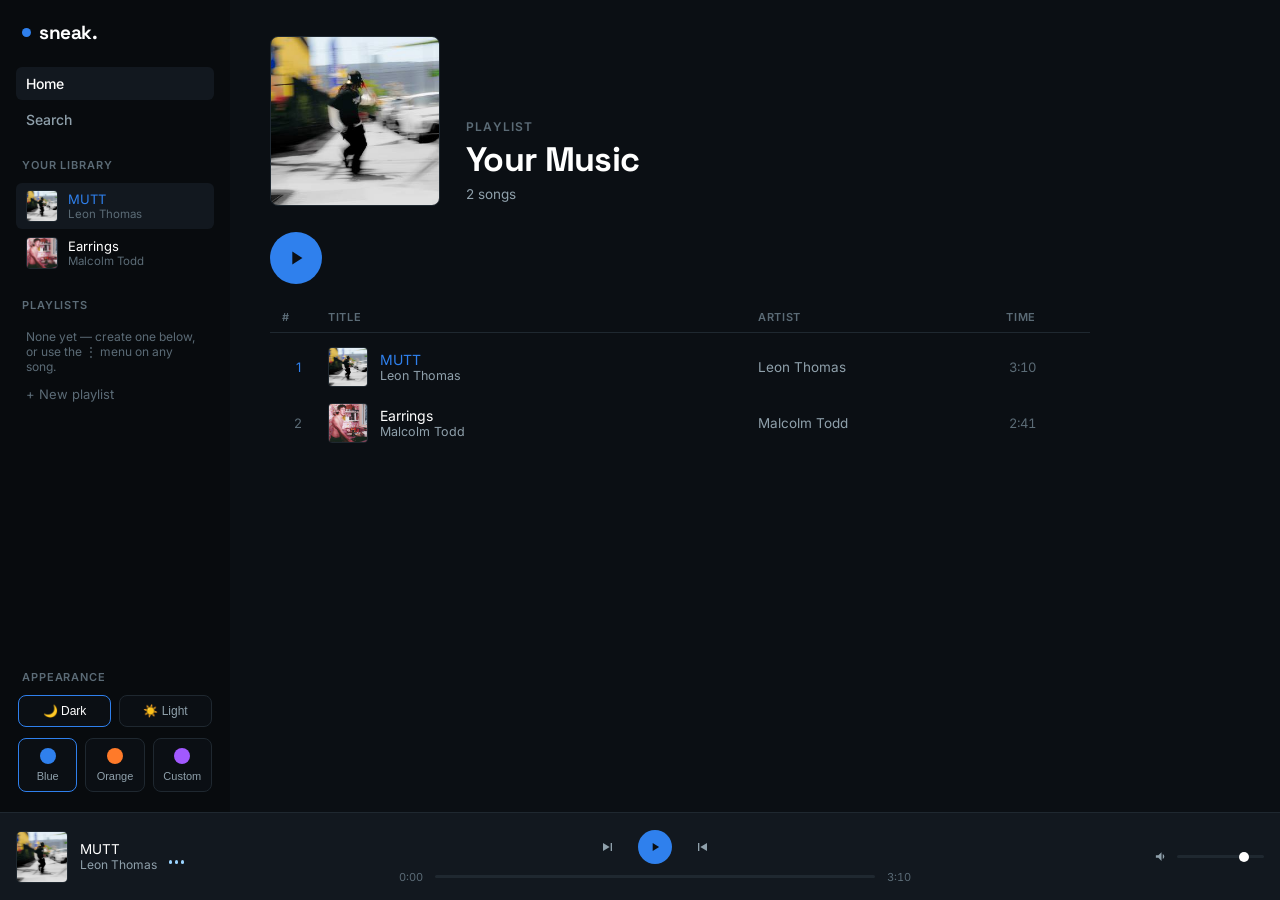
<file: index.html>
<!DOCTYPE html>
<html lang="en" data-mode="dark">
<head>
<meta charset="UTF-8">
<meta name="viewport" content="width=device-width, initial-scale=1.0">
<title>sneak. — local player</title>
<link rel="preconnect" href="https://fonts.googleapis.com">
<link href="https://fonts.googleapis.com/css2?family=Space+Grotesk:wght@500;600;700&family=Inter:wght@400;500;600&display=swap" rel="stylesheet">
<link rel="stylesheet" href="style.css">
</head>
<body>

<div id="app">
  <aside class="sidebar">
    <div class="logo"><span class="dot"></span>sneak.</div>

    <div class="nav-section">
      <div class="nav-item active" id="navHome">Home</div>
      <div class="nav-item">Search</div>
    </div>

    <div class="nav-section library-section">
      <div class="nav-label">Your library</div>
      <div id="libraryList" class="library-list"></div>
    </div>

    <div class="nav-section playlists-section">
      <div class="nav-label">Playlists</div>
      <div id="playlistNavList" class="playlist-nav-list"></div>
      <div class="new-playlist-item" onclick="openPlaylistModal()">+ New playlist</div>
    </div>

    <div class="nav-section theme-section">
      <div class="nav-label">Appearance</div>
      <div class="mode-row">
        <button class="mode-btn" data-mode="dark" onclick="setMode('dark')">🌙 Dark</button>
        <button class="mode-btn" data-mode="light" onclick="setMode('light')">☀️ Light</button>
      </div>
      <div class="theme-row">
        <button class="theme-swatch" data-accent="blue" onclick="setAccent('blue')">
          <span class="swatch-dots"><span style="background:#2f80ed"></span></span>
          <span class="label">Blue</span>
        </button>
        <button class="theme-swatch" data-accent="orange" onclick="setAccent('orange')">
          <span class="swatch-dots"><span style="background:#ff7a29"></span></span>
          <span class="label">Orange</span>
        </button>
        <button class="theme-swatch" data-accent="custom" onclick="document.getElementById('customColorInput').click()">
          <span class="swatch-dots"><span id="customDot" style="background:#a259ff"></span></span>
          <span class="label">Custom</span>
        </button>
      </div>
      <input type="color" id="customColorInput" value="#a259ff" style="display:none">
    </div>
  </aside>

  <div class="main-scroll">
    <main class="content">
      <section class="playlist-header">
        <div class="playlist-cover"><img id="headerCover" src="" alt=""></div>
        <div class="playlist-info">
          <div class="eyebrow" id="playlistEyebrow">Playlist</div>
          <h1 id="playlistTitle">Your Music</h1>
          <div class="playlist-meta" id="playlistMeta">0 songs</div>
        </div>
      </section>

      <section class="action-row">
        <button class="btn-play-large" id="bigPlayBtn" title="Play">
          <svg id="bigPlayIcon" viewBox="0 0 24 24" fill="currentColor"><path d="M8 5v14l11-7z"/></svg>
        </button>
        <button class="btn-delete-playlist" id="deletePlaylistBtn" style="display:none">Delete playlist</button>
      </section>

      <section class="track-table">
        <div class="track-table-head">
          <span class="col-index">#</span>
          <span class="col-title">Title</span>
          <span class="col-artist">Artist</span>
          <span class="col-dur">Time</span>
          <span class="col-menu"></span>
        </div>
        <div id="trackList"></div>
      </section>
    </main>
  </div>

  <footer class="player-bar">
    <div class="pb-track">
      <div class="pb-thumb"><img id="pbCover" src="" alt=""></div>
      <div class="pb-meta">
        <div class="pb-title" id="pbTitle">—</div>
        <div class="pb-artist" id="pbArtist">—</div>
      </div>
      <div class="eq" id="eq"><span></span><span></span><span></span></div>
    </div>

    <div class="pb-center">
      <div class="transport">
        <button class="btn-icon" id="prevBtn" title="Previous">
          <svg viewBox="0 0 24 24" fill="currentColor"><path d="M6 6h2v12H6zm3.5 6l10-6v12z" transform="scale(-1,1) translate(-24,0)"/></svg>
        </button>
        <button class="btn-play" id="playBtn" title="Play">
          <svg id="playIcon" viewBox="0 0 24 24" fill="currentColor"><path d="M8 5v14l11-7z"/></svg>
        </button>
        <button class="btn-icon" id="nextBtn" title="Next">
          <svg viewBox="0 0 24 24" fill="currentColor"><path d="M6 6h2v12H6zm3.5 6l10-6v12z"/></svg>
        </button>
      </div>
      <div class="progress-row">
        <span class="time" id="curTime">0:00</span>
        <div class="bar" id="bar"><div class="bar-fill" id="barFill"></div></div>
        <span class="time" id="durTime">0:00</span>
      </div>
    </div>

    <div class="pb-right">
      <svg viewBox="0 0 24 24" fill="currentColor"><path d="M3 10v4h4l5 5V5L7 10H3zm13.5 2A4.5 4.5 0 0 0 14 7.97v8.05A4.5 4.5 0 0 0 16.5 12z"/></svg>
      <input type="range" id="volume" min="0" max="1" step="0.01" value="0.8">
    </div>
  </footer>

  <div class="status" id="status"></div>

  <div class="modal-overlay" id="playlistModalOverlay">
    <div class="modal">
      <div class="modal-icon">
        <svg viewBox="0 0 24 24" fill="none"><path d="M4 6h11M4 12h11M4 18h6" stroke="currentColor" stroke-width="2" stroke-linecap="round"/><circle cx="19" cy="15" r="4" stroke="currentColor" stroke-width="2"/><path d="M19 13.5v3M17.5 15h3" stroke="currentColor" stroke-width="2" stroke-linecap="round"/></svg>
      </div>
      <div class="modal-title">New playlist</div>
      <div class="modal-subtitle">Give it a name — you can add songs after.</div>
      <input type="text" id="playlistModalInput" class="modal-input" placeholder="e.g. Late Night Drive" maxlength="60">
      <div class="modal-actions">
        <button class="modal-btn modal-btn-cancel" id="playlistModalCancel">Cancel</button>
        <button class="modal-btn modal-btn-create" id="playlistModalCreate">Create</button>
      </div>
    </div>
  </div>
</div>

<audio id="audio" preload="metadata"></audio>

<script src="script.js"></script>
</body>
</html>
</file>
<file: style.css>
:root{
  --font-display:'Space Grotesk',sans-serif;
  --font-body:'Inter',sans-serif;
  --radius:8px;
  --player-h:88px;

  /* accent is set inline on :root by JS (setAccent) — these are just fallbacks */
  --accent:#2f80ed;
  --accent-soft:#9ad4ff;
}

/* ---------- MODE (light / dark) — independent of accent color ---------- */
html[data-mode="dark"]{
  --bg:#0b0f14;
  --bg-elevated:#12181f;
  --bg-hover:#1a222b;
  --bg-sidebar:#080b0e;
  --text-primary:#ffffff;
  --text-secondary:#8fa0ab;
  --text-tertiary:#5b6b76;
  --border:#1f2830;
}

html[data-mode="light"]{
  --bg:#f6f7f8;
  --bg-elevated:#ffffff;
  --bg-hover:#ececef;
  --bg-sidebar:#eef0f2;
  --text-primary:#14181c;
  --text-secondary:#5c6670;
  --text-tertiary:#8b939c;
  --border:#dde1e6;
}

*{ box-sizing:border-box; margin:0; padding:0; }

body{
  font-family:var(--font-body);
  background:var(--bg);
  color:var(--text-primary);
  height:100vh;
  overflow:hidden;
  transition:background .3s ease, color .3s ease;
}

#app{
  display:grid;
  grid-template-columns:230px 1fr;
  grid-template-rows:1fr var(--player-h);
  height:100vh;
}

/* ---------- SIDEBAR ---------- */
.sidebar{
  grid-row:1 / 2;
  background:var(--bg-sidebar);
  padding:20px 16px;
  display:flex;
  flex-direction:column;
  gap:22px;
  overflow-y:auto;
  transition:background .3s ease;
}

.logo{
  font-family:var(--font-display);
  font-weight:700;
  font-size:19px;
  letter-spacing:-0.02em;
  display:flex;
  align-items:center;
  gap:8px;
  padding:0 6px;
}
.logo .dot{
  width:9px; height:9px;
  border-radius:50%;
  background:var(--accent);
  transition:background .3s ease;
}

.nav-section{ display:flex; flex-direction:column; gap:3px; }
.nav-label{
  font-size:11px;
  text-transform:uppercase;
  letter-spacing:.08em;
  color:var(--text-tertiary);
  margin:0 6px 8px;
  font-weight:600;
}
.nav-item{
  font-size:14px;
  font-weight:500;
  color:var(--text-secondary);
  padding:8px 10px;
  border-radius:6px;
  cursor:pointer;
  transition:background .15s ease, color .15s ease;
}
.nav-item:hover{ color:var(--text-primary); background:var(--bg-hover); }
.nav-item.active{
  color:var(--text-primary);
  background:var(--bg-elevated);
}

.library-section{ flex:0 0 auto; max-height:34vh; }
.library-list{
  display:flex;
  flex-direction:column;
  gap:1px;
  overflow-y:auto;
  max-height:calc(34vh - 26px);
}
.library-item{
  display:flex;
  align-items:center;
  gap:10px;
  padding:7px 10px;
  border-radius:6px;
  cursor:pointer;
  transition:background .15s ease;
}
.library-item:hover{ background:var(--bg-hover); }
.library-item.active{ background:var(--bg-elevated); }
.library-thumb{
  width:32px; height:32px;
  border-radius:4px;
  overflow:hidden;
  background:var(--bg-elevated);
  border:1px solid var(--border);
  flex-shrink:0;
}
.library-thumb img{ width:100%; height:100%; object-fit:cover; display:block; }
.library-text{ min-width:0; }
.library-title{ font-size:13px; color:var(--text-primary); white-space:nowrap; overflow:hidden; text-overflow:ellipsis; }
.library-artist{ font-size:11.5px; color:var(--text-tertiary); white-space:nowrap; overflow:hidden; text-overflow:ellipsis; }
.library-item.active .library-title{ color:var(--accent); }

/* ---------- PLAYLISTS (sidebar) ---------- */
.playlists-section{ flex:1; min-height:0; display:flex; flex-direction:column; }
.playlist-nav-list{
  display:flex;
  flex-direction:column;
  gap:1px;
  overflow-y:auto;
  min-height:0;
}
.playlist-nav-item{
  display:flex;
  align-items:center;
  justify-content:space-between;
  gap:8px;
  padding:7px 10px;
  border-radius:6px;
  cursor:pointer;
  font-size:13.5px;
  color:var(--text-secondary);
  transition:background .15s ease, color .15s ease;
}
.playlist-nav-item:hover{ background:var(--bg-hover); color:var(--text-primary); }
.playlist-nav-item.active{ background:var(--bg-elevated); color:var(--text-primary); }
.playlist-nav-item .pl-name{ min-width:0; white-space:nowrap; overflow:hidden; text-overflow:ellipsis; }
.playlist-nav-item.active .pl-name{ color:var(--accent); }
.playlist-nav-item .pl-count{ font-size:11px; color:var(--text-tertiary); flex-shrink:0; }
.playlist-del{
  display:none;
  flex-shrink:0;
  background:none; border:none; color:var(--text-tertiary);
  cursor:pointer; font-size:15px; line-height:1; padding:2px 5px; border-radius:4px;
}
.playlist-nav-item:hover .playlist-del{ display:block; }
.playlist-nav-item:hover .pl-count{ display:none; }
.playlist-del:hover{ color:var(--text-primary); background:var(--bg-hover); }
.new-playlist-item{
  font-size:13px;
  color:var(--text-tertiary);
  padding:7px 10px;
  border-radius:6px;
  cursor:pointer;
  transition:background .15s ease, color .15s ease;
  flex-shrink:0;
}
.new-playlist-item:hover{ background:var(--bg-hover); color:var(--text-primary); }
.playlist-empty-hint{ font-size:12px; color:var(--text-tertiary); padding:6px 10px 2px; }

/* ---------- APPEARANCE (mode + accent) ---------- */
.mode-row{ display:flex; gap:8px; padding:0 2px; margin-bottom:8px; }
.mode-btn{
  flex:1;
  border:1px solid var(--border);
  background:var(--bg);
  color:var(--text-secondary);
  border-radius:8px;
  padding:8px 6px;
  cursor:pointer;
  display:flex;
  align-items:center;
  justify-content:center;
  gap:6px;
  font-size:12px;
  transition:border-color .2s ease, transform .15s ease, color .15s ease;
}
.mode-btn:hover{ transform:translateY(-1px); color:var(--text-primary); }
.mode-btn.selected{ border-color:var(--accent); color:var(--text-primary); }

.theme-row{ display:flex; gap:8px; padding:0 2px; }
.theme-swatch{
  flex:1;
  border:1px solid var(--border);
  background:var(--bg);
  border-radius:8px;
  padding:9px 6px;
  cursor:pointer;
  display:flex;
  flex-direction:column;
  align-items:center;
  gap:6px;
  transition:border-color .2s ease, transform .15s ease;
}
.theme-swatch:hover{ transform:translateY(-1px); }
.theme-swatch.selected{ border-color:var(--accent); }
.swatch-dots span{ width:16px; height:16px; border-radius:50%; display:block; }
.theme-swatch .label{ font-size:11px; color:var(--text-secondary); }

/* ---------- MAIN SCROLL AREA ---------- */
.main-scroll{
  grid-row:1 / 2;
  overflow-y:auto;
}

.content{
  padding:36px 40px 56px;
  max-width:900px;
  display:flex;
  flex-direction:column;
  gap:26px;
}

.playlist-header{
  display:flex;
  gap:26px;
  align-items:flex-end;
  animation:rise .5s ease both;
}
@keyframes rise{
  from{ opacity:0; transform:translateY(12px); }
  to{ opacity:1; transform:translateY(0); }
}

.playlist-cover{
  width:170px; height:170px;
  border-radius:var(--radius);
  overflow:hidden;
  background:var(--bg-elevated);
  border:1px solid var(--border);
  flex-shrink:0;
}
.playlist-cover img{ width:100%; height:100%; object-fit:cover; display:block; }

.playlist-info{ display:flex; flex-direction:column; gap:8px; padding-bottom:4px; }
.eyebrow{
  font-size:12px;
  text-transform:uppercase;
  letter-spacing:.1em;
  color:var(--text-tertiary);
  font-weight:600;
}
.playlist-info h1{
  font-family:var(--font-display);
  font-weight:700;
  font-size:34px;
  letter-spacing:-0.02em;
  line-height:1.05;
}
.playlist-meta{ font-size:13.5px; color:var(--text-secondary); }

.action-row{ display:flex; align-items:center; gap:12px; }
.btn-play-large{
  width:52px; height:52px;
  border-radius:50%;
  background:var(--accent);
  color:var(--bg);
  border:none;
  cursor:pointer;
  display:flex; align-items:center; justify-content:center;
  transition:background .3s ease, transform .1s ease;
}
.btn-play-large:hover{ transform:scale(1.05); }
.btn-play-large:active{ transform:scale(0.96); }
.btn-play-large svg{ width:22px; height:22px; }

.btn-delete-playlist{
  background:none;
  border:1px solid var(--border);
  color:var(--text-secondary);
  border-radius:8px;
  padding:8px 14px;
  font-size:13px;
  cursor:pointer;
  transition:border-color .15s ease, color .15s ease;
}
.btn-delete-playlist:hover{ border-color:var(--text-secondary); color:var(--text-primary); }

/* ---------- TRACK TABLE ---------- */
.track-table{ display:flex; flex-direction:column; }

.track-table-head{
  display:grid;
  grid-template-columns:32px 1fr 200px 64px 28px;
  gap:14px;
  padding:0 12px 8px;
  border-bottom:1px solid var(--border);
  margin-bottom:6px;
  font-size:11px;
  text-transform:uppercase;
  letter-spacing:.06em;
  color:var(--text-tertiary);
  font-weight:600;
}
.col-dur{ text-align:right; }

.track-row{
  display:grid;
  grid-template-columns:32px 1fr 200px 64px 28px;
  align-items:center;
  gap:14px;
  padding:8px 12px;
  border-radius:6px;
  cursor:pointer;
  transition:background .15s ease;
}
.track-row:hover{ background:var(--bg-hover); }
.track-row.active .track-title{ color:var(--accent); }

.track-index{
  font-size:13px;
  color:var(--text-tertiary);
  text-align:center;
  position:relative;
  height:16px;
}
.track-index .num{ transition:opacity .1s ease; }
.track-index .play-glyph{
  position:absolute; inset:0;
  display:flex; align-items:center; justify-content:center;
  opacity:0;
  transition:opacity .1s ease;
}
.track-index .play-glyph svg{ width:11px; height:11px; fill:var(--text-primary); }
.track-row:hover .track-index .num{ opacity:0; }
.track-row:hover .track-index .play-glyph{ opacity:1; }
.track-row.active .track-index{ color:var(--accent); }

.track-title-cell{ display:flex; align-items:center; gap:12px; min-width:0; }
.track-thumb{
  width:40px; height:40px;
  border-radius:4px;
  overflow:hidden;
  background:var(--bg-elevated);
  border:1px solid var(--border);
  flex-shrink:0;
}
.track-thumb img{ width:100%; height:100%; object-fit:cover; display:block; }
.track-meta{ min-width:0; }
.track-title{ font-size:14px; color:var(--text-primary); white-space:nowrap; overflow:hidden; text-overflow:ellipsis; }
.track-subartist{ font-size:12.5px; color:var(--text-secondary); white-space:nowrap; overflow:hidden; text-overflow:ellipsis; }

.track-artist-cell{ font-size:13.5px; color:var(--text-secondary); white-space:nowrap; overflow:hidden; text-overflow:ellipsis; }

.track-dur{ font-size:13px; color:var(--text-tertiary); text-align:right; font-variant-numeric:tabular-nums; }

.track-menu-btn{
  background:none; border:none; color:var(--text-tertiary);
  cursor:pointer; display:flex; align-items:center; justify-content:center;
  border-radius:5px; padding:4px; opacity:0;
  transition:opacity .1s ease, background .15s ease, color .15s ease;
}
.track-row:hover .track-menu-btn{ opacity:1; }
.track-menu-btn:hover{ background:var(--bg-hover); color:var(--text-primary); }
.track-menu-btn svg{ width:15px; height:15px; }

.track-menu{
  position:fixed;
  z-index:50;
  background:var(--bg-elevated);
  border:1px solid var(--border);
  border-radius:8px;
  padding:6px;
  min-width:190px;
  max-width:240px;
  box-shadow:0 10px 30px rgba(0,0,0,.35);
  display:flex;
  flex-direction:column;
  gap:2px;
}
.track-menu-heading{
  font-size:10.5px; text-transform:uppercase; letter-spacing:.06em;
  color:var(--text-tertiary); padding:4px 8px 4px;
}
.track-menu-item{
  display:flex; align-items:center; gap:8px;
  padding:6px 8px; border-radius:5px; cursor:pointer;
  font-size:13px; color:var(--text-primary);
}
.track-menu-item:hover{ background:var(--bg-hover); }
.track-menu-item input{ accent-color:var(--accent); flex-shrink:0; }
.track-menu-item span{ min-width:0; overflow:hidden; text-overflow:ellipsis; white-space:nowrap; }
.track-menu-empty{ font-size:12.5px; color:var(--text-tertiary); padding:6px 8px; }
.track-menu-new{ display:flex; gap:6px; padding:8px 4px 2px; border-top:1px solid var(--border); margin-top:4px; }
.track-menu-new input{
  flex:1; min-width:0; background:var(--bg); border:1px solid var(--border);
  border-radius:5px; padding:5px 7px; font-size:12.5px; color:var(--text-primary);
}
.track-menu-new button{
  background:var(--accent); color:var(--bg); border:none; border-radius:5px;
  padding:0 10px; font-size:12px; cursor:pointer; flex-shrink:0;
}

.empty-state{
  padding:24px 12px;
  font-size:13.5px;
  color:var(--text-tertiary);
}

/* ---------- PLAYER BAR ---------- */
.player-bar{
  grid-column:1 / -1;
  grid-row:2 / 3;
  background:var(--bg-elevated);
  border-top:1px solid var(--border);
  display:grid;
  grid-template-columns:230px 1fr 200px;
  align-items:center;
  padding:0 16px;
  gap:16px;
  transition:background .3s ease, border-color .3s ease;
}

.pb-track{ display:flex; align-items:center; gap:12px; min-width:0; }
.pb-thumb{
  width:52px; height:52px;
  border-radius:5px;
  overflow:hidden;
  background:var(--bg);
  border:1px solid var(--border);
  flex-shrink:0;
}
.pb-thumb img{ width:100%; height:100%; object-fit:cover; display:block; }
.pb-meta{ min-width:0; }
.pb-title{ font-size:13.5px; color:var(--text-primary); white-space:nowrap; overflow:hidden; text-overflow:ellipsis; }
.pb-artist{ font-size:12px; color:var(--text-secondary); white-space:nowrap; overflow:hidden; text-overflow:ellipsis; }

.eq{
  display:flex;
  align-items:flex-end;
  gap:3px;
  height:14px;
  width:18px;
  flex-shrink:0;
}
.eq span{
  width:3px;
  background:var(--accent-soft);
  border-radius:2px;
  height:4px;
  transition:background .3s ease;
}
.eq.playing span{ animation:bounce 1s ease-in-out infinite; }
.eq.playing span:nth-child(1){ animation-delay:0s; }
.eq.playing span:nth-child(2){ animation-delay:.18s; }
.eq.playing span:nth-child(3){ animation-delay:.34s; }
@keyframes bounce{
  0%,100%{ height:4px; }
  50%{ height:14px; }
}

.pb-center{ display:flex; flex-direction:column; align-items:center; gap:6px; max-width:520px; margin:0 auto; width:100%; }
.transport{ display:flex; align-items:center; gap:16px; }

.btn-icon{
  background:none; border:none; color:var(--text-secondary);
  cursor:pointer;
  display:flex; align-items:center; justify-content:center;
  padding:6px;
  border-radius:50%;
  transition:color .15s ease, background .15s ease;
}
.btn-icon:hover{ color:var(--text-primary); background:var(--bg-hover); }
.btn-icon:disabled{ opacity:.3; cursor:default; }
.btn-icon:disabled:hover{ background:none; color:var(--text-secondary); }
.btn-icon svg{ width:16px; height:16px; }

.btn-play{
  width:34px; height:34px;
  border-radius:50%;
  background:var(--accent);
  color:var(--bg);
  border:none;
  cursor:pointer;
  display:flex; align-items:center; justify-content:center;
  transition:background .3s ease, transform .1s ease;
}
.btn-play:hover{ transform:scale(1.06); }
.btn-play:active{ transform:scale(0.95); }
.btn-play svg{ width:14px; height:14px; }

.progress-row{ display:flex; align-items:center; gap:8px; width:100%; }
.time{ font-size:11px; color:var(--text-tertiary); width:32px; text-align:center; font-variant-numeric:tabular-nums; }

.bar{
  flex:1; height:3px; border-radius:2px;
  background:var(--border);
  position:relative;
  cursor:pointer;
}
.bar-fill{
  position:absolute; left:0; top:0; height:100%;
  background:var(--accent);
  border-radius:2px;
  width:0%;
  transition:background .3s ease;
}
.bar-fill::after{
  content:'';
  position:absolute; right:-5px; top:50%;
  width:9px; height:9px;
  background:var(--text-primary);
  border-radius:50%;
  transform:translateY(-50%) scale(0);
  transition:transform .15s ease;
}
.bar:hover .bar-fill::after{ transform:translateY(-50%) scale(1); }

.pb-right{ display:flex; align-items:center; gap:8px; justify-self:end; width:110px; }
.pb-right svg{ width:15px; height:15px; color:var(--text-secondary); flex-shrink:0; }

input[type="range"]{
  -webkit-appearance:none;
  appearance:none;
  width:100%; height:3px;
  border-radius:2px;
  background:var(--border);
  cursor:pointer;
}
input[type="range"]::-webkit-slider-thumb{
  -webkit-appearance:none;
  width:10px; height:10px;
  border-radius:50%;
  background:var(--text-primary);
  cursor:pointer;
}

.status{
  position:fixed;
  left:246px; bottom:calc(var(--player-h) + 10px);
  font-size:12px;
  color:var(--accent);
  background:var(--bg-elevated);
  border:1px solid var(--border);
  padding:6px 12px;
  border-radius:6px;
  max-width:400px;
  opacity:0;
  pointer-events:none;
  transition:opacity .2s ease;
}
.status.visible{ opacity:1; }

/* ---------- NEW PLAYLIST MODAL ---------- */
.modal-overlay{
  position:fixed;
  inset:0;
  background:rgba(0,0,0,.55);
  backdrop-filter:blur(2px);
  display:flex;
  align-items:center;
  justify-content:center;
  z-index:100;
  opacity:0;
  pointer-events:none;
  transition:opacity .18s ease;
}
.modal-overlay.visible{ opacity:1; pointer-events:auto; }

.modal{
  width:min(360px, 90vw);
  background:var(--bg-elevated);
  border:1px solid var(--border);
  border-radius:14px;
  padding:26px 24px 22px;
  box-shadow:0 20px 60px rgba(0,0,0,.45);
  transform:translateY(8px) scale(.98);
  transition:transform .18s ease;
}
.modal-overlay.visible .modal{ transform:translateY(0) scale(1); }

.modal-icon{
  width:40px; height:40px;
  border-radius:50%;
  background:var(--bg);
  border:1px solid var(--border);
  color:var(--accent);
  display:flex; align-items:center; justify-content:center;
  margin-bottom:14px;
}
.modal-icon svg{ width:20px; height:20px; }

.modal-title{
  font-family:var(--font-display);
  font-weight:700;
  font-size:19px;
  letter-spacing:-0.01em;
  color:var(--text-primary);
  margin-bottom:5px;
}
.modal-subtitle{
  font-size:12.5px;
  color:var(--text-tertiary);
  margin-bottom:16px;
}
.modal-input{
  width:100%;
  background:var(--bg);
  border:1px solid var(--border);
  border-radius:8px;
  padding:10px 12px;
  font-size:14px;
  font-family:var(--font-body);
  color:var(--text-primary);
  margin-bottom:20px;
  transition:border-color .15s ease;
}
.modal-input:focus{ outline:none; border-color:var(--accent); }
.modal-input::placeholder{ color:var(--text-tertiary); }

.modal-actions{ display:flex; justify-content:flex-end; gap:8px; }
.modal-btn{
  border:none;
  border-radius:8px;
  padding:9px 16px;
  font-size:13.5px;
  font-weight:500;
  cursor:pointer;
  transition:background .15s ease, opacity .15s ease;
}
.modal-btn-cancel{ background:var(--bg-hover); color:var(--text-secondary); }
.modal-btn-cancel:hover{ color:var(--text-primary); }
.modal-btn-create{ background:var(--accent); color:var(--bg); }
.modal-btn-create:hover{ opacity:.9; }

@media (max-width:820px){
  #app{ grid-template-columns:1fr; grid-template-rows:1fr var(--player-h); }
  .sidebar{ display:none; }
  .content{ padding:24px 18px 48px; }
  .playlist-header{ flex-direction:column; align-items:flex-start; }
  .playlist-cover{ width:130px; height:130px; }
  .playlist-info h1{ font-size:26px; }
  .track-table-head{ grid-template-columns:24px 1fr 48px 22px; }
  .track-row{ grid-template-columns:24px 1fr 48px 22px; }
  .col-artist, .track-artist-cell{ display:none; }
  .track-menu-btn{ opacity:1; }
  .player-bar{ grid-template-columns:1fr; grid-template-rows:auto auto; padding:8px 12px; gap:6px; }
  .pb-right{ display:none; }
  .status{ left:12px; }
}
</file>
